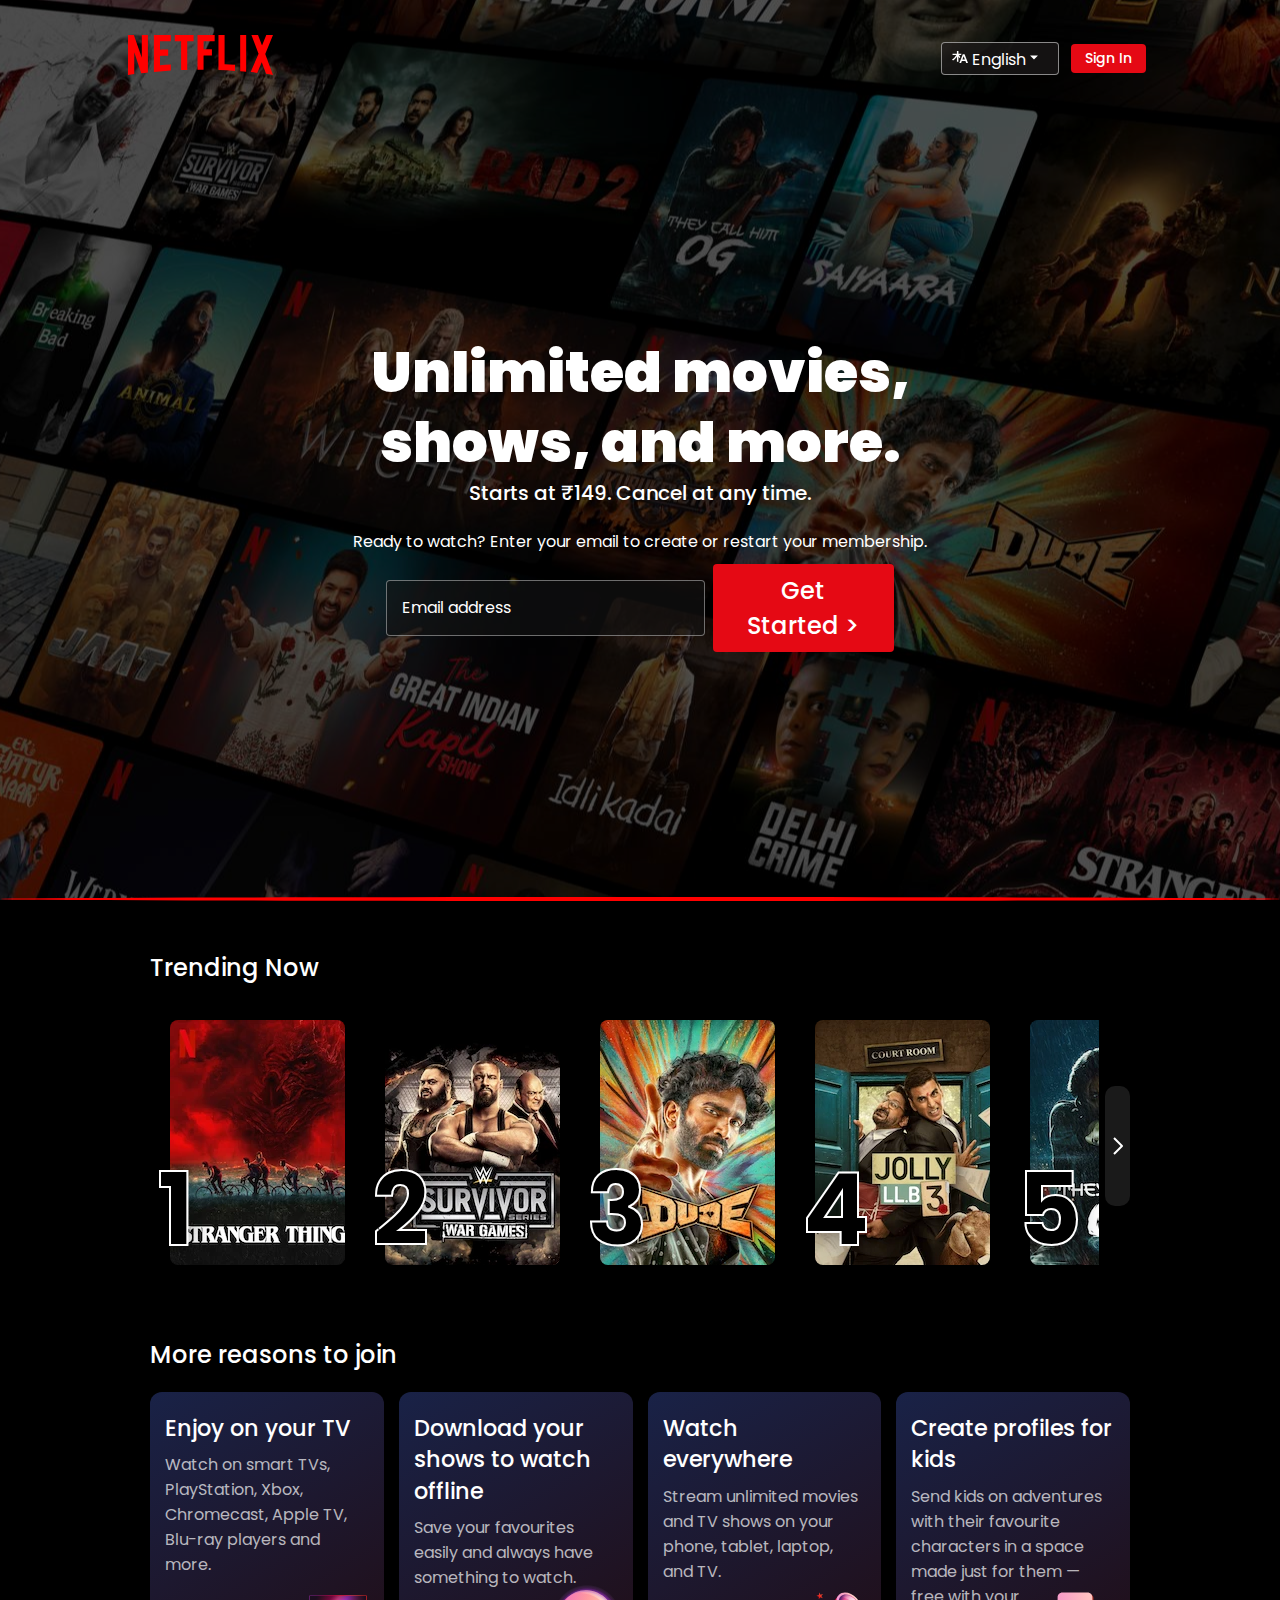
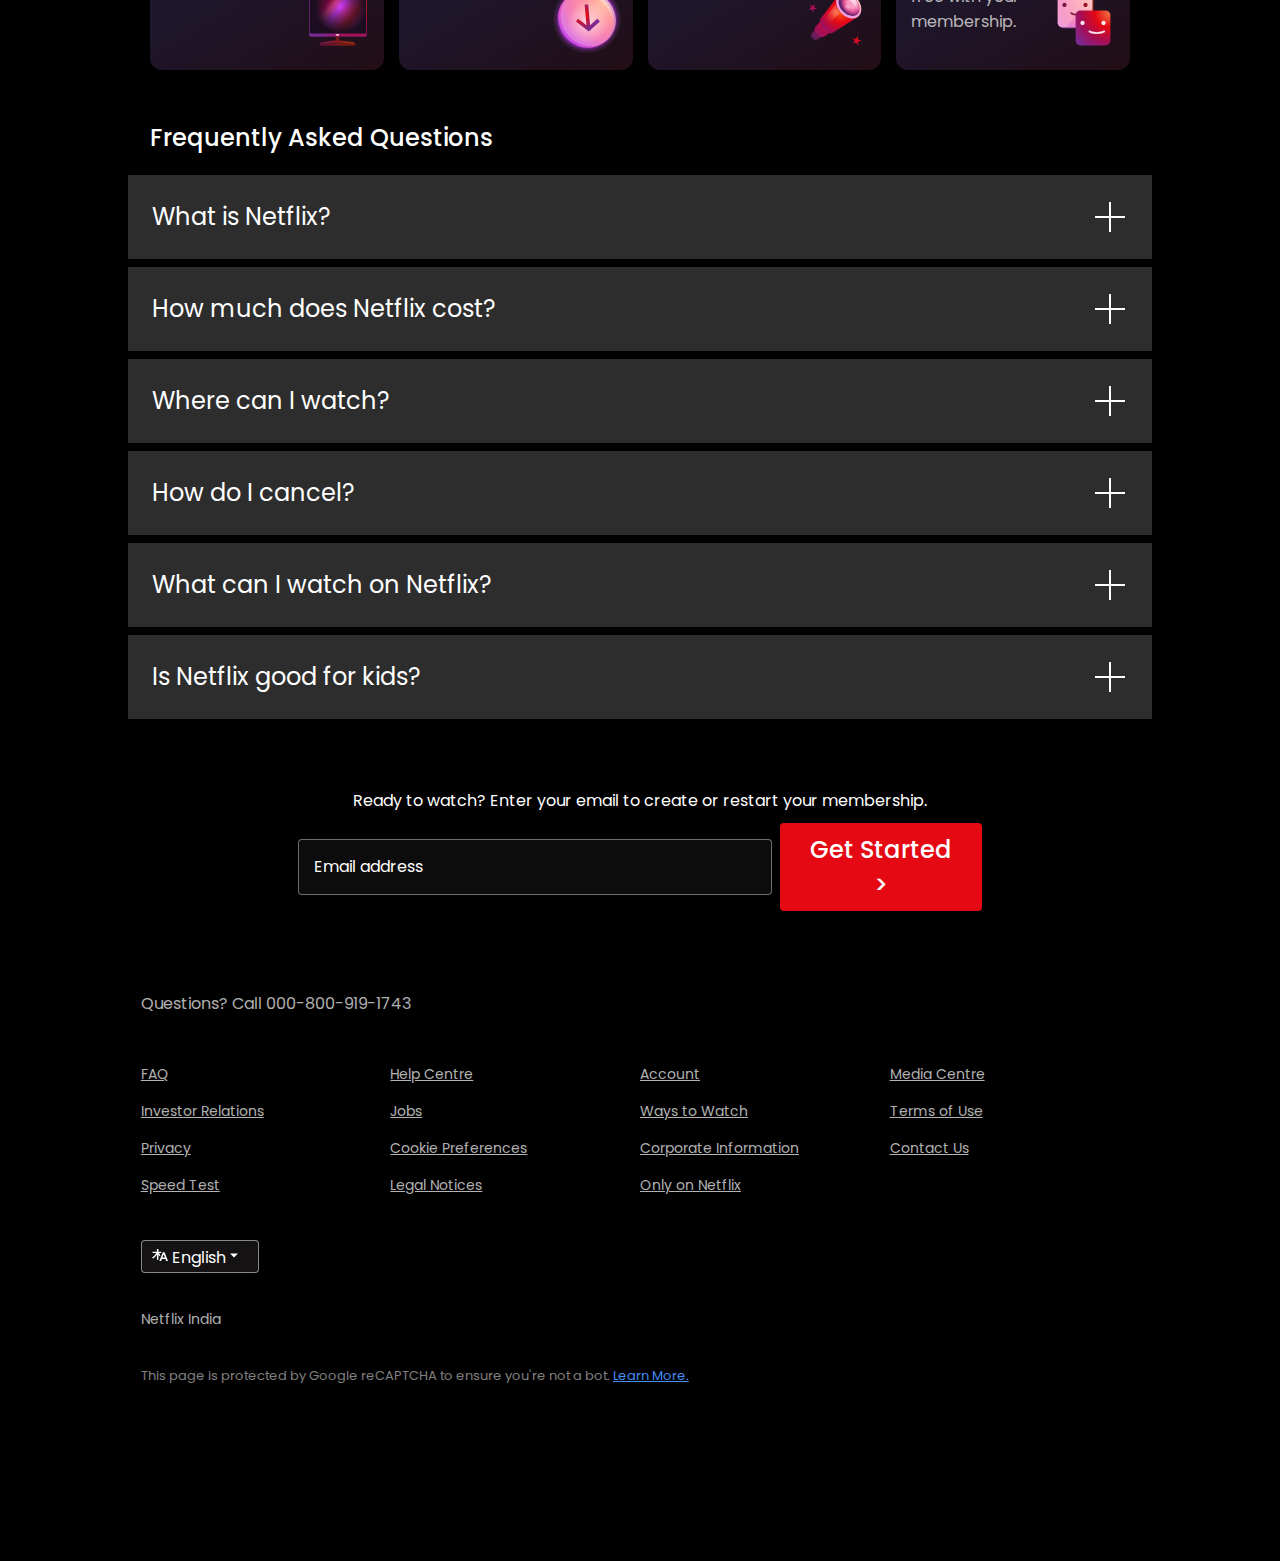
<file: index.html>
<!DOCTYPE html>
<html lang="en">

<head>
    <meta charset="UTF-8">
    <meta name="viewport" content="width=device-width, initial-scale=1.0">
    <title>Netflix Clone</title>
    <link rel="stylesheet" href="style.css">
</head>

<body>
    <div class="main">
        <nav>
            <div>
                <img class="logo" src="logo.svg" alt="Netflix Logo">
            </div>
            <div class="navbtn">
                <button class=" btn language-btn"><img src="lang.svg" alt="language"> English<img
                        src="popdown.svg" alt="popdown"></button>
                <button class="btn signin-btn">Sign In</button>
            </div>
        </nav>
        <div class="info">
            <h1>Unlimited movies,<br> shows, and more.</h1>
            <span class="price">Starts at ₹149. Cancel at any time.</span>
            <div class="member">Ready to watch? Enter your email to create or restart your membership.</div>
            <div class="mailstart">
                <input class="email" type="email" placeholder="Email address">
                <button class="btn getstart-btn">Get Started &gt;</button>
            </div>
        </div>
        <div class="box"> </div>
        <div class="separation">
        </div>
    </div>
    <section class="sec1">
        <div class="trend">
            Trending Now
        </div>
        <div class="binge">
            <ul class="list1">
                <li class="items1">
                    <button class="movies num1">
                        <span class="movienumber">1</span>
                    </button>
                </li>
                <li class="items1">
                    <button class="movies num2">
                        <span class="movienumber">2</span>
                    </button>
                </li>
                <li class="items1">
                    <button class="movies num3">
                        <span class="movienumber">3</span>
                    </button>
                </li>
                <li class="items1">
                    <button class="movies num4">
                        <span class="movienumber">4</span>
                    </button>
                </li>
                <li class="items1">
                    <button class="movies num5">
                        <span class="movienumber">5</span>
                    </button>
                </li>
                <li class="items1">
                    <button class="movies num6">
                        <span class="movienumber">6</span>
                    </button>
                </li>
                <li class="items1">
                    <button class="movies num7">
                        <span class="movienumber">7</span>
                    </button>
                </li>
                <li class="items1">
                    <button class="movies num8">
                        <span class="movienumber">8</span>
                    </button>
                </li>
                <li class="items1">
                    <button class="movies num9">
                        <span class="movienumber">9</span>
                    </button>
                </li>
                <li class="items1">
                    <button class="movies num10">
                        <span class="movienumber">10</span>
                    </button>
                </li>
            </ul>
            <div class="scroll">
                <button class="scrlbtn">
                    <img src="scroll.svg" alt="">
                </button>
            </div>
        </div>
    </section>

    <section class="section2">
        <div class="join">
            More reasons to join
        </div>
        <div class="reasons">
            <div class="reasonbox">
                <h3>Enjoy on your TV</h3>
                <p>Watch on smart TVs, PlayStation, Xbox, Chromecast, Apple TV, Blu-ray players and more.</p>
                <img src="one.svg" alt="nothing">
            </div>
            <div class="reasonbox">
                <h3>Download your shows to watch offline</h3>
                <p>Save your favourites easily and always have something to watch.</p>
                <img src="two.svg" alt="nothing">
            </div>
            <div class="reasonbox">
                <h3>Watch everywhere</h3>
                <p>Stream unlimited movies and TV shows on your phone, tablet, laptop, and TV.</p>
                <img src="three.svg" alt="nothing">
            </div>
            <div class="reasonbox">
                <h3>Create profiles for kids</h3>
                <p>Send kids on adventures with their favourite characters in a space made just for them — free with
                    your membership. </p>
                <img src="four.svg" alt="nothing">
            </div>
        </div>
    </section>
    <section class="section3">
        <div class="faq">
            Frequently Asked Questions
        </div>
        <div class="faqbox">
            <p>What is Netflix?</p>
            <img src="faq.svg" alt="">
        </div>
        <div class="faqbox">
            <p>How much does Netflix cost?</p>
            <img src="faq.svg" alt="">
        </div>
        <div class="faqbox">
            <p>Where can I watch?</p>
            <img src="faq.svg" alt="">
        </div>
        <div class="faqbox">
            <p>How do I cancel?</p>
            <img src="faq.svg" alt="">
        </div>
        <div class="faqbox">
            <p>What can I watch on Netflix?</p>
            <img src="faq.svg" alt="">
        </div>
        <div class="faqbox">
            <p>Is Netflix good for kids?</p>
            <img src="faq.svg" alt="">
        </div>

    </section>
    <div class="member mmbr">Ready to watch? Enter your email to create or restart your membership.</div>
    <div class="mailstart mslast">
        <input class="email email2" type="email" placeholder="Email address">
        <button class="btn getstart-btn">Get Started &gt;</button>
    </div>

    <footer>
        <div class="call">Questions? Call 000-800-919-1743</div>
        <div class="footer">
            <div class="footeritem">
                <a href="faq">FAQ</a>
                <a href="faq">Investor Relations</a>
                <a href="faq">Privacy</a>
                <a href="faq">Speed Test</a>
            </div>
            <div class="footeritem">
                <a href="faq">
                    Help Centre</a>
                <a href="faq">Jobs</a>
                <a href="faq">
                    Cookie Preferences</a>
                <a href="faq">
                    Legal Notices</a>
            </div>
            <div class="footeritem">
                <a href="faq">
                    Account</a>
                <a href="faq">
                    Ways to Watch</a>
                <a href="faq">Corporate Information</a>
                <a href="faq">
                    Only on Netflix</a>
            </div>
            <div class="footeritem">
                <a href="faq">
                    Media Centre</a>
                <a href="faq">
                    Terms of Use</a>
                <a href="faq">Contact Us</a>
            </div>
        </div>
        <button class=" btn language-btn footerbtn"><img src="lang.svg" alt="language"> English<img
                src="popdown.svg" alt="popdown"></button>
        <div class="last">
            <p>Netflix India</p>
        </div>
        <div class="ending">
            <p>This page is protected by Google reCAPTCHA to ensure you're not a bot.</p>
            <a href="learn more">Learn More.</a>
        </div>
    </footer>
</body>


</html>
</file>
<file: style.css>
@import url('https://fonts.googleapis.com/css2?family=Baloo+Bhai+2:wght@400..800&family=Baloo+Bhaijaan+2:wght@400..800&family=Martel+Sans:wght@200;300;400;600;700;800;900&display=swap');

@import url('https://fonts.googleapis.com/css2?family=Baloo+Bhai+2:wght@400..800&family=Baloo+Bhaijaan+2:wght@400..800&family=Martel+Sans:wght@200;300;400;600;700;800;900&family=Nunito:ital,wght@0,200..1000;1,200..1000&family=Poppins:ital,wght@0,100;0,200;0,300;0,400;0,500;0,600;0,700;0,800;0,900;1,100;1,200;1,300;1,400;1,500;1,600;1,700;1,800;1,900&display=swap');

* {
    margin: 0;
    padding: 0;
    font-family: "Poppins", sans-serif;
    box-sizing: border-box;
}

body {
    background-color: black;
}

.main {
    background-image: url("bg.jpeg");
    height: 100vh;
    position: relative;
    background-position: center center;
}

.main .box {
    height: 100vh;
    width: 100%;
    background-color: rgb(0, 0, 0);
    opacity: 0.60;
    position: absolute;
    top: 0;
}

nav {
    display: flex;
    align-items: center;
    justify-content: space-between;
    width: 80vw;
    height: 13%;
    margin: auto;
}

nav .logo {
    position: relative;
    z-index: 10;
    width: 145px;
}

nav button {
    position: relative;
    z-index: 10;
    margin: 6px;
}

.navbtn {
    display: flex;
    align-items: center;
}

.info {
    display: flex;
    flex-direction: column;
    align-items: center;
    justify-content: center;
    color: white;
    position: relative;
    z-index: 10;
    /* margin: 120px; */
    height: 85%;
    padding: 0px 25px;
}

.info h1 {
    font-size: 3.5rem;
    font-weight: 900;
    line-height: 70px;
    text-align: center;
}

.price {
    margin-bottom: 22px;
    font-size: 20px;
    font-weight: 500;
    text-align: center;
}

.member {
    font-weight: 400;
    font-size: 16px;
    line-height: 24px;
    text-align: center;
    color: white;
}


.separation {
    position: relative;
    top: 15px;
    height: 4px;
    background-color: red;
    border-radius: 100%;
}

.btn {
    color: white;
    border-radius: 4px;
}

.language-btn {
    background-color: rgba(29, 25, 25, 0.7);
    border: 1px solid rgba(255, 255, 255, 0.5);
    font-weight: 400;
    font-size: 16px;
    padding: 4px 16px 2px 10px;
}

.signin-btn {
    background-color: rgb(229, 9, 20);
    border: none;
    font-weight: 500;
    font-size: 14px;
    padding: 4px 14px
}

.getstart-btn {
    background-color: rgb(229, 9, 20);
    border: none;
    font-size: 24px;
    width: 21%;
    font-weight: 500;
    padding: 9px 24px;
    margin: 10px 0px;
}

.email {
    width: 37%;
    padding: 15px;
    border-radius: 4px;
    color: white;
    margin-right: 8px;
    background-color: rgba(20, 20, 20, 0.6);
    border: 1px solid rgba(255, 255, 255, 0.4);
    font-weight: 400;
    font-size: 16px;
    line-height: 1.5;

}

input::placeholder {
    color: white;
    font-size: 16px;
    font-weight: 400;
}

.mailstart {
    display: flex;
    justify-content: center;
    align-items: center;
    width: 70%;
}

.trend {
    color: white;
    font-size: 24px;
    font-weight: 500;
    margin: 50px;
    margin-bottom: 20px;
    padding-left: 100px;
}

.binge {
    display: flex;
    align-items: center;
    justify-content: center;
    margin: 50px;
    margin-top: 10px;
    padding-left: 100px;
    padding-right: 100px;
    position: relative;
}

.movies {
    width: 175px;
    height: 245px;
    border: none;
    border-radius: 8px;
    cursor: pointer;
    position: relative;
}

.num1 {
    background-image: url("st.webp");
}

.num2 {
    background-image: url("wwe.webp");
}

.num3 {
    background-image: url("dude.webp");
}

.num4 {
    background-image: url("jllb.webp");
}

.num5 {
    background-image: url("og.webp");
}

.num6 {
    background-image: url("dc.webp");
}

.num7 {
    background-image: url("idli.webp");
}

.num8 {
    background-image: url("kshetra.webp");
}

.num9 {
    background-image: url("bison.webp");
}

.num10 {
    background-image: url("saiyaara.webp");
}



.movies:hover {
    transform: scale(1.05);
    transition: all 0.2s ease-in-out;
}

.movienumber {
    color: rgb(0, 0, 0);
    font-size: 100px;
    font-weight: 700;
    -webkit-text-stroke: 2px rgb(255, 255, 255);
    text-shadow: 0 0 1.5rem rgba(0, 0, 0, 0.5);
    position: absolute;
    bottom: -20px;
    left: -13px;
}

.list1 {
    display: flex;
    list-style: none;
    gap: 20px;
    overflow-y: visible;
    overflow-x: scroll;
    scrollbar-width: none;
    scroll-snap-type: x mandatory;
    padding: 0 10px;
}

.items1 {
    padding: 15px 10px;
}

.scroll {
    display: flex;
    align-items: center;
    justify-content: end;
    scrollbar-width: none;
    height: 281px;
    width: 70px;
    /* visibility: hidden; */
    background-color: rgb(0, 0, 0);
}

.scrlbtn {
    background-color: rgba(255, 255, 255, 0.1);
    display: flex;
    border: none;
    align-items: center;
    border-radius: 10px;
    width: 25px;
    height: 120px;
    cursor: pointer;
}

.join {
    font-size: 24px;
    font-weight: 500;
    color: white;
    margin: 50px;
    margin-bottom: 20px;
    padding-left: 100px;
}

.reasons {
    display: flex;
    align-items: center;
    justify-content: center;
    gap: 15px;
    margin: 50px;
    margin-top: 10px;
    padding-left: 100px;
    padding-right: 100px;
}

.reasons h3 {
    font-size: 1.4rem;
    font-weight: 500;
    color: white;
    padding: 6px 0;
    line-height: 1.4;
}

.reasons p {
    font-size: 1rem;
    font-weight: 400;
    color: rgba(255, 255, 255, 0.7);
    padding: 2px 0;
}

.reasonbox {
    background: linear-gradient(149deg, #192247 0%, #210e17 96.86%);
    width: 300px;
    height: 278px;
    padding: 15px;
    border-radius: 12px;
    position: relative;
}

.reasonbox img {
    position: absolute;
    right: 10px;
    bottom: 15px;
}

.faq {

    font-size: 24px;
    font-weight: 500;
    color: white;
    margin: 50px;
    margin-bottom: 20px;
    padding-left: 100px;
}

.faqbox {
    display: flex;
    justify-content: space-between;
    width: 80vw;
    padding: 24px;
    margin: auto;
    margin-bottom: 8px;
    background: rgb(45, 45, 45);
    color: white;
}

.faqbox:hover {
    transition: 250ms background-color, margin-bottom cubic-bezier(0.4, 0, 0.68, 0.06);
    background: rgb(70, 70, 70);
    cursor: pointer;
}

.faqbox p {
    font-size: 24px;
    font-weight: 400;
}

.mslast {
    width: 75vw;
    margin: auto;
}

.mmbr {
    margin: auto;
    margin: 0 40px;
    margin-top: 70px;
    align-self: center;
}

.email2 {
    width: 37vw;
}

footer {
    width: 78vw;
    margin: auto;
    margin-top: 70px;
}

.call {
    font-size: 16px;
    font-weight: 400;
    color: rgba(255, 255, 255, 0.7);
}

.footer {
    display: grid;
    grid-template-columns: 1fr 1fr 1fr 1fr;
    margin-top: 40px;
}

.footeritem {
    font-size: 14px;
    font-weight: 400;
    display: flex;
    flex-direction: column;
}

.footeritem a {
    padding: 8px 10px 8px 0;
    color: rgba(255, 255, 255, 0.7);
}

.footerbtn {
    margin-top: 36px;
}

.last {
    font-size: 14px;
    font-weight: 400;
    color: rgba(255, 255, 255, 0.7);
    margin-top: 36px;
}

.ending {
    font-size: 13px;
    font-weight: 400;
    color: rgba(255, 255, 255, 0.5);
    margin-top: 36px;
    margin-bottom: 175px;
}
.ending p{
    display: inline;
}
.ending a{
        color: rgb(68, 142, 244);

}
</file>
